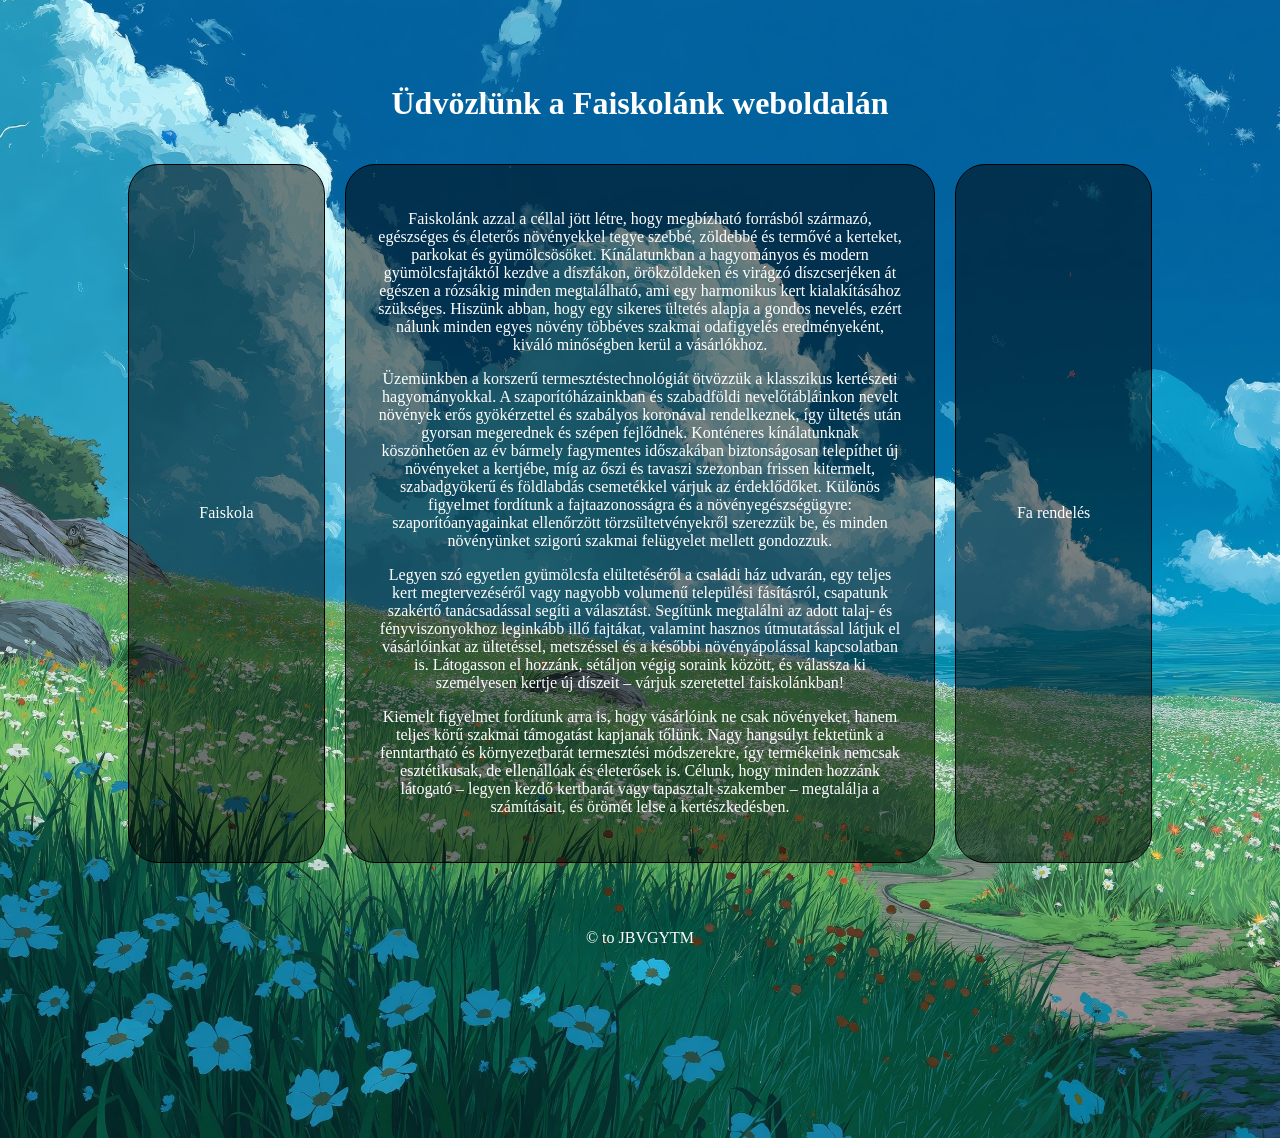
<file: index.html>
<!DOCTYPE html>
<html lang="hu">
<head>
    <meta charset="UTF-8">
    <meta name="viewport" content="width=device-width, initial-scale=1.0">
    <link rel="stylesheet" href="styles.css">
    <link rel="stylesheet" href="index.css">
    <title>Üdvözlünk a faiskolában</title>
</head>
<body>
    <div class="container">
        <header>
            <h1>
                Üdvözlünk a Faiskolánk weboldalán
            </h1>
        </header>

        <div id="item1">
            <a href="trees\trees.html"> Faiskola </a>
        </div>

        <div id = "item2">
            <a href="about/rendeles.html" > Fa rendelés</a>
        </div>

        <article id = "item3">
            <p>
                Faiskolánk azzal a céllal jött létre, hogy megbízható forrásból származó, egészséges és életerős növényekkel tegye szebbé, zöldebbé és termővé a kerteket, parkokat és gyümölcsösöket. Kínálatunkban a hagyományos és modern gyümölcsfajtáktól kezdve a díszfákon, örökzöldeken és virágzó díszcserjéken át egészen a rózsákig minden megtalálható, ami egy harmonikus kert kialakításához szükséges. Hiszünk abban, hogy egy sikeres ültetés alapja a gondos nevelés, ezért nálunk minden egyes növény többéves szakmai odafigyelés eredményeként, kiváló minőségben kerül a vásárlókhoz.
            </p>

            <p>
                Üzemünkben a korszerű termesztéstechnológiát ötvözzük a klasszikus kertészeti hagyományokkal. A szaporítóházainkban és szabadföldi nevelőtábláinkon nevelt növények erős gyökérzettel és szabályos koronával rendelkeznek, így ültetés után gyorsan megerednek és szépen fejlődnek. Konténeres kínálatunknak köszönhetően az év bármely fagymentes időszakában biztonságosan telepíthet új növényeket a kertjébe, míg az őszi és tavaszi szezonban frissen kitermelt, szabadgyökerű és földlabdás csemetékkel várjuk az érdeklődőket. Különös figyelmet fordítunk a fajtaazonosságra és a növényegészségügyre: szaporítóanyagainkat ellenőrzött törzsültetvényekről szerezzük be, és minden növényünket szigorú szakmai felügyelet mellett gondozzuk.
            </p>

            <p>
                Legyen szó egyetlen gyümölcsfa elültetéséről a családi ház udvarán, egy teljes kert megtervezéséről vagy nagyobb volumenű települési fásításról, csapatunk szakértő tanácsadással segíti a választást. Segítünk megtalálni az adott talaj- és fényviszonyokhoz leginkább illő fajtákat, valamint hasznos útmutatással látjuk el vásárlóinkat az ültetéssel, metszéssel és a későbbi növényápolással kapcsolatban is. Látogasson el hozzánk, sétáljon végig soraink között, és válassza ki személyesen kertje új díszeit – várjuk szeretettel faiskolánkban!
            </p>
            <p>
                Kiemelt figyelmet fordítunk arra is, hogy vásárlóink ne csak növényeket, hanem teljes körű szakmai támogatást kapjanak tőlünk. Nagy hangsúlyt fektetünk a fenntartható és környezetbarát termesztési módszerekre, így termékeink nemcsak esztétikusak, de ellenállóak és életerősek is. Célunk, hogy minden hozzánk látogató – legyen kezdő kertbarát vagy tapasztalt szakember – megtalálja a számításait, és örömét lelse a kertészkedésben.
            </p>
        </article>
        <footer>
            <p> &copy; to JBVGYTM </p>
        </footer>
    </div> 
</body>
</html>
</file>
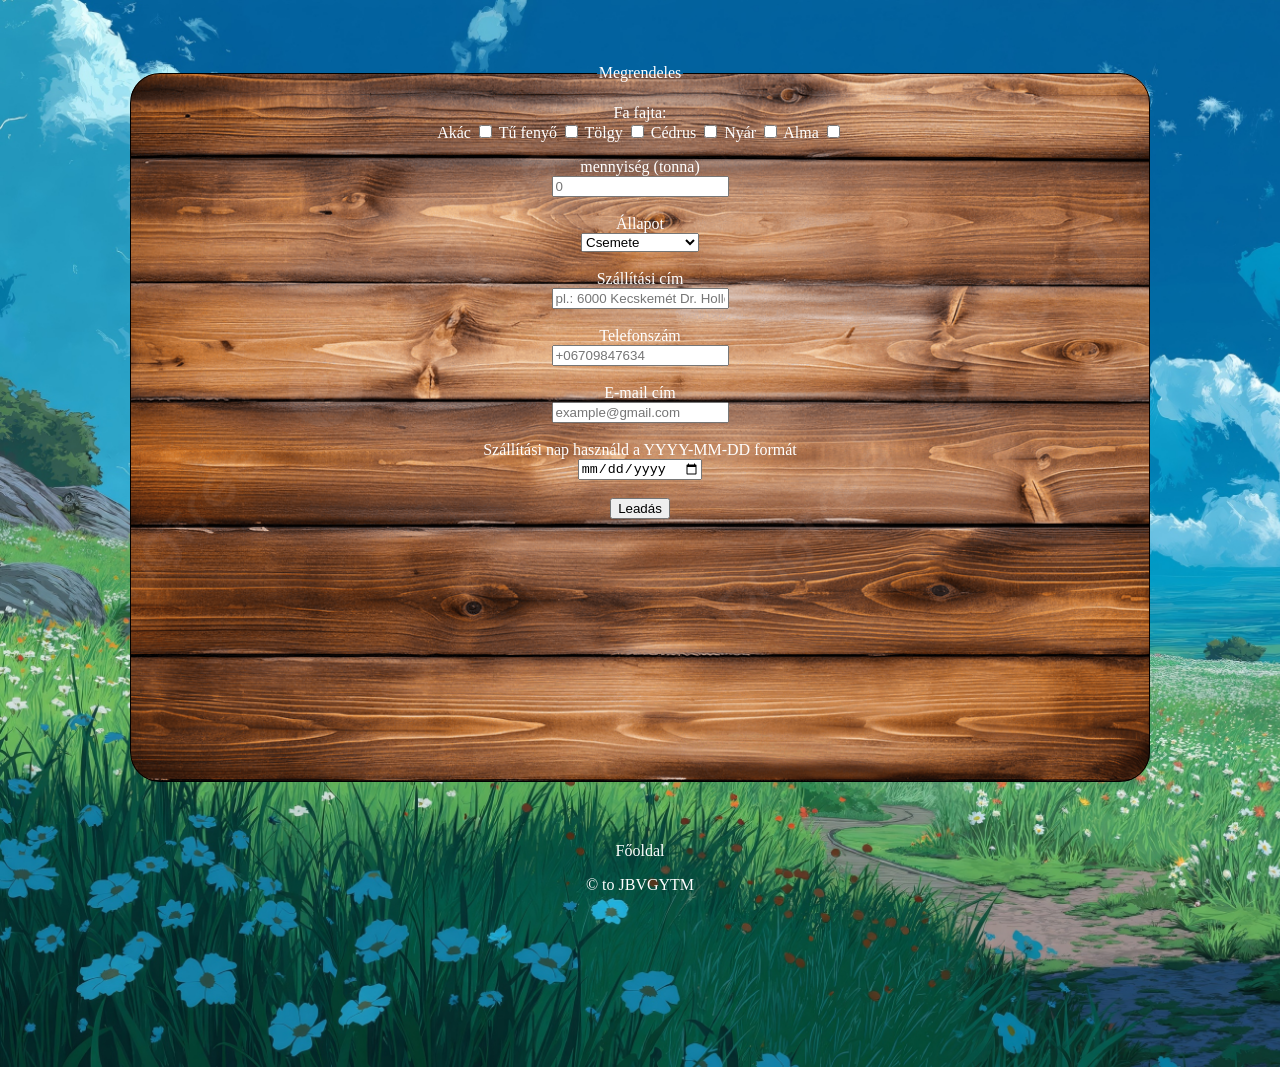
<file: about/rendeles.html>
<!DOCTYPE html>
<html lang="en">
<head>
    <meta charset="UTF-8">
    <meta name="viewport" content="width=device-width, initial-scale=1.0">
    <link rel="stylesheet" href="rendeles.css">
    <link rel="stylesheet" href="../styles.css">
    <title>Document</title>
</head>
<body>
    <main>
        <fieldset>
            <legend>
                Megrendeles
            </legend>

            <form action="https://httpbin.org/post" method="post">
                <p>
                    Fa fajta: <br>

                    <label for="akac">Akác</label>
                    <input type="checkbox" name="akar" id="akac">
        
                    <label for="fenyo">Tű fenyő</label>
                    <input type="checkbox" name="fenyo" id="fenyo">
        
                    <label for="tolgy">Tölgy</label>
                    <input type="checkbox" name="tolgy" id="tolgy">
        
                    <label for="cedrus">Cédrus</label>
                    <input type="checkbox" name="cedrus" id="cedrus">
        
                    <label for="típus">Nyár</label>
                    <input type="checkbox" name="cedrus" id="cedrus">
        
                    <label for="típus">Alma</label>
                    <input type="checkbox" name="cedrus" id="cedrus">
                </p>



                <label for="mennyiseg">mennyiség (tonna)</label><br>
                <input type="number" min="1" placeholder="0" name="mennyiseg" id="mennyiseg">
                <br>
                <br>

                <label for="feldolg">Állapot</label><br>
                <select name="feldolg" id="feldolg">
                    <option value="csemete">Csemete</option>
                    <option value="felnevelt">Felnevelt</option>
                    <option value="egesz">Egész (kivágptt)</option>
                    <option value="apritott">Aprított</option>
                    <option value="forgacs">Forgács</option>
                    <option value="hancs">Háncs</option>
                </select>
                <br>
                <br>

                <label for="cim">Szállítási cím</label><br>
                <input type="text" name="cim" id="cim" placeholder="pl.: 6000 Kecskemét Dr. Holló Lajos utca 8.">
                <br>
                <br>

                <label for="tel">Telefonszám</label><br>
                <input type="tel" name = "tel" id = "tel" placeholder="+06709847634">
                <br> 
                <br>

                <label for="email">E-mail cím</label><br>
                <input type="email" name = "email" id = "email" placeholder="example@gmail.com">
                <br>
                <br>

                <label for="time">Szállítási nap használd a YYYY-MM-DD formát</label><br>
                <input type="date" name="time" id="time" min="2026-11-19">
                <br>
                <br>

                <button type="submit">Leadás</button>
                <br>
                <br>
            </form>
        </fieldset>
    </main>
<footer>
    <a href="../index.html">Főoldal</a>
    <p> &copy; to JBVGYTM </p>
</footer>
</body>
</html>
</file>
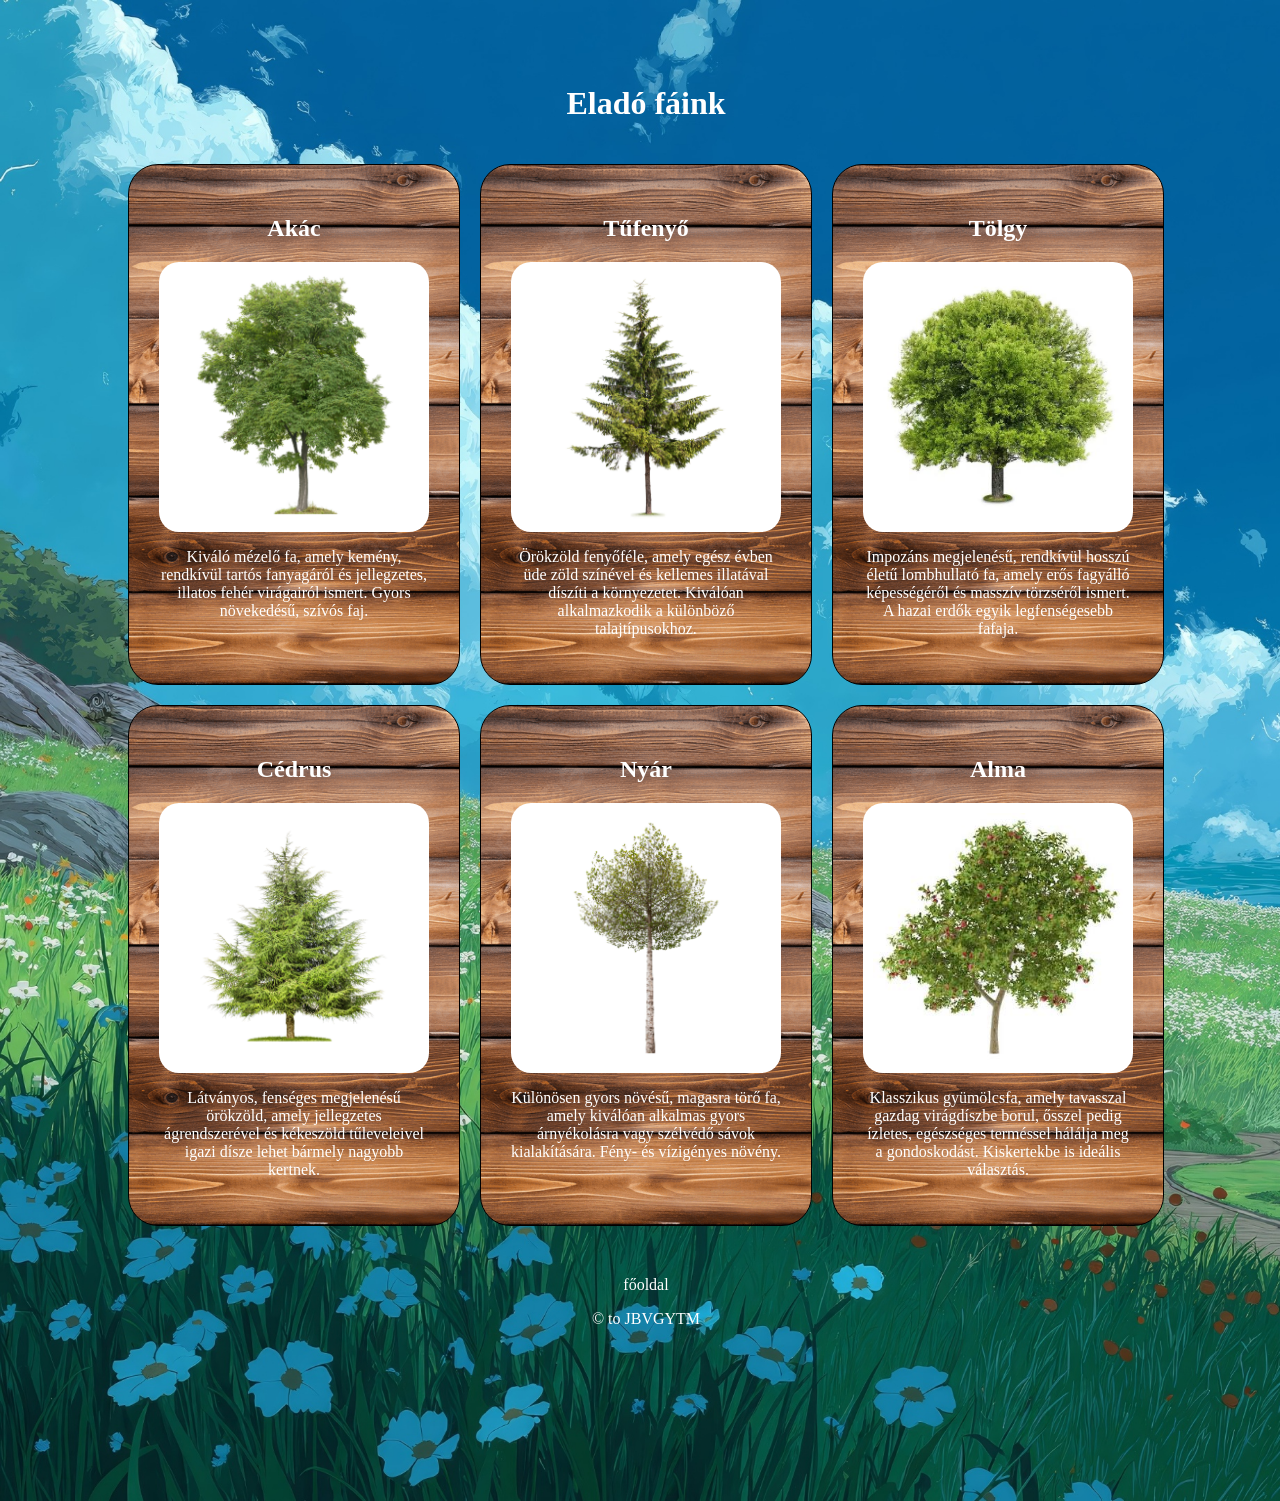
<file: trees/trees.html>
<!DOCTYPE html>
<html lang="en">
<head>
    <meta charset="UTF-8">
    <meta name="viewport" content="width=device-width, initial-scale=1.0">
    <link rel="stylesheet" href="trees.css">
    <link rel="stylesheet" href="../styles.css">
    <title>Eladó fáink</title>
</head>
<body>
<main>
        <header>
            <h1> Eladó fáink</h1>
        </header>

        <div class="sor1">
            <div id="fa1">

                <h2>Akác</h2>

                <img src="../images\akác.jpg" alt="Akác fa" class="image">

                <p>Kiváló mézelő fa, amely kemény, rendkívül tartós fanyagáról és jellegzetes, illatos fehér virágairól ismert. Gyors növekedésű, szívós faj.</p>
            </div>
            <div id="fa2">
                <h2>Tűfenyő</h2>

                <img src="../images\fenyo.jpg" alt="Tűfenyő" class="image">

                <p>Örökzöld fenyőféle, amely egész évben üde zöld színével és kellemes illatával díszíti a környezetet. Kiválóan alkalmazkodik a különböző talajtípusokhoz.</p>
            </div>
            <div id="fa3">
                <h2>Tölgy</h2>

                <img src="../images\tolgy.jpg" alt="Tölgy" class="image">

                <p>Impozáns megjelenésű, rendkívül hosszú életű lombhullató fa, amely erős fagyálló képességéről és masszív törzséről ismert. A hazai erdők egyik legfenségesebb fafaja.</p>
            </div>
        </div>

        <div class="sor2">
            <div id="fa4">
                <h2>Cédrus</h2>

                <img src="../images\cédrus.jpg" alt="Cédrus" class="image">

                <p>Látványos, fenséges megjelenésű örökzöld, amely jellegzetes ágrendszerével és kékeszöld tűleveleivel igazi dísze lehet bármely nagyobb kertnek.</p>
            </div>
            <div id="fa5">
                <h2>Nyár</h2>

                <img src="../images\nyár.jpg" alt="Nyár" class="image">

                <p>Különösen gyors növésű, magasra törő fa, amely kiválóan alkalmas gyors árnyékolásra vagy szélvédő sávok kialakítására. Fény- és vízigényes növény.</p>
            </div>
            <div id="fa6">
                <h2>Alma</h2>

                <img src="../images\alma.jpg" alt="Alma" class="image">

                <p>Klasszikus gyümölcsfa, amely tavasszal gazdag virágdíszbe borul, ősszel pedig ízletes, egészséges terméssel hálálja meg a gondoskodást. Kiskertekbe is ideális választás.</p>
            </div>
        </div>
        
        <footer>
            <a href="../../index.html">főoldal</a>
            <p> &copy; to JBVGYTM</p>
        </footer>
    </main>

</body>
</html>
</file>
<file: styles.css>
body {
    background-image: url("images/background.jpg");
    background-size: cover;
    margin-left: 10%;
    margin-right: 10%;
    margin-top: 5%;
    margin-bottom: 0%;
    text-align: center;
}

header {
    color: white;
}

footer {
    color: white;
    width: 100%;
    height: 200px;
    text-align: center;
    text-decoration: none;
    padding-bottom: 25px;
    padding-top: 30px;
    border-radius: 30px 30px 0px 0px;
}

main {
    height: 100%;
}

a {
    color: white;
    text-decoration: none;
}
</file>
<file: index.css>
.container {
    display: grid;
    grid-template-columns: 1fr 3fr 1fr;
    grid-template-areas: 
    "header header header"
    "item1 item3 item2"
    "footer footer footer";
    gap: 20px;
    height: 100%;
}

#item1  {
    color: white;
    background-color: rgba(0, 0, 0, 0.5);
    grid-area: item1;
    padding: 5%;
    align-content: center;
    border-radius: 30px;
    border: 1px solid black;
}

#item1.hover {

}

#item2 {
    color: white;
    background-color: rgba(0, 0, 0, 0.5);
    grid-area: item2;
    align-content: center;
    padding: 5%;
    border-radius: 30px;
    border: 1px solid black;
}

#item2.hover {

}

#item3 {
    background-color: rgba(0, 0, 0, 0.5);
    grid-area: item3;
    padding: 5%;
    border-radius: 30px;
    color: white;
    border: 1px solid black;
}   

#item3.hover {
    
}

header {
    grid-area: header;
}

footer {
    grid-area: footer;
}

@media (max-width: 800px){
    .container {
        grid-template-columns: 1fr;
        grid-template-areas:
        "header"
        "item1"
        "item2"
        "item3"
        "footer";
        gap: 2vw;
        width: 99%;
    }
}
</file>
<file: about/rendeles.css>
main {
    align-items: center;
    align-content: center;
    width: 100%;
    color: white;
}

fieldset {
    border-radius: 30px;
    margin-bottom: 30px;
    height: 700px;
    background-image: url("/images/tablebackground.jpg");
    background-position: center;
    background-repeat: no-repeat;
    background-size: cover;
    border: solid 1px black;
}
</file>
<file: trees/trees.css>
main {
    display: grid;
        grid-template-rows: auto minmax(500px, auto) minmax(500px, auto) auto;
    grid-template-areas: 
        "header"
        "sor1"
        "sor2"
        "footer";
        gap: 20px;
    width: 100%;
}

.sor1 {
    display: grid;
    grid-template-columns: 1fr 1fr 1fr;
    grid-template-areas:
    "fa1 fa2 fa3";
    gap: 20px;
    grid-area: sor1;
}

.sor2 {
    display: grid;
    grid-template-columns: 1fr 1fr 1fr;
    grid-template-areas: 
    "fa4 fa5 fa6";
    gap: 20px;
    grid-area: sor2;
}

.sor1 img, .sor2 img {
    width: 250px;
    height: 250px;
    object-fit: contain;
    background-color: #ffffff;
    border-radius: 20px;
    padding: 10px;
    display: block;
    margin: 15px auto;
}

header{
    grid-area: header;
}

footer {
    grid-area: footer;
}

.container{
    margin: 0;
    padding: 0;
}

#fa1 {    
    grid-area: fa1;
    border: 1px, solid;
    border: 1px solid black;
    border-radius: 30px;
    background-image: url("/images/tablebackground.jpg");
    background-position: center;
    background-repeat: no-repeat;
    background-size: cover;
    color: white;
    padding: 30px;
}

#fa1 .hover {

}

#fa2 {    
    grid-area: fa2;
    border: 1px, solid;
    border: 1px solid black;
    border-radius: 30px;
    background-image: url("/images/tablebackground.jpg");
    background-position: center;
    background-repeat: no-repeat;
    background-size: cover;
    color: white;
    padding: 30px;
}

#fa2 .hover {

}

#fa3 {    
    grid-area: fa3;
    border: 1px, solid;
    border: 1px solid black;
    border-radius: 30px;
    background-image: url("/images/tablebackground.jpg");
    background-position: center;
    background-repeat: no-repeat;
    background-size: cover;
    color: white;
    padding: 30px;
}

#fa3.hover {

}

#fa4 {    
    grid-area: fa4;
    border: 1px, solid;
    border: 1px solid black;
    border-radius: 30px;
    background-image: url("/images/tablebackground.jpg");
    background-position: center;
    background-repeat: no-repeat;
    background-size: cover;
    color: white;
    padding: 30px;
}

#fa4 .hover {

}

#fa5 {    
    grid-area: fa5;
    border: 1px, solid;
    border: 1px solid black;
    border-radius: 30px;
    background-image: url("/images/tablebackground.jpg");
    background-position: center;
    background-repeat: no-repeat;
    background-size: cover;
    color: white;
    padding: 30px;
}

#fa5 .hover {

}

#fa6 {    
    grid-area: fa6;
    border: 1px, solid;
    border: 1px solid black;
    border-radius: 30px;
    background-image: url("/images/tablebackground.jpg");
    background-position: center;
    background-repeat: no-repeat;
    background-size: cover;
    color: white;
    padding: 30px;
}

#fa6 .hover {

}
@media (max-width: 800px) {
    main {
        display: grid;
        grid-template-rows: 1fr;
        grid-template-areas:
        "header"
        "sor1"
        "sor2"
        "footer";      
        gap: 10px;
    }

    .sor1 {
        display: grid;
        grid-area: sor1;
        grid-template-rows: 1fr 1fr 1fr;
        grid-template-columns: 1fr;
        grid-template-areas:
        "fa1"
        "fa2"
        "fa3";
        gap: 10px;
        width: 100%;
    }

    .sor2 {
        display: grid;
        grid-area: sor2 ;
        grid-template-rows: 1fr 1fr 1fr;
        grid-template-columns: 1fr;
        grid-template-areas:
        "fa4"
        "fa5"
        "fa6";
        gap: 10px;
        width: 100%;
    }

    footer {
        width: 100%;
        grid-area: footer;
    }
}
</file>
